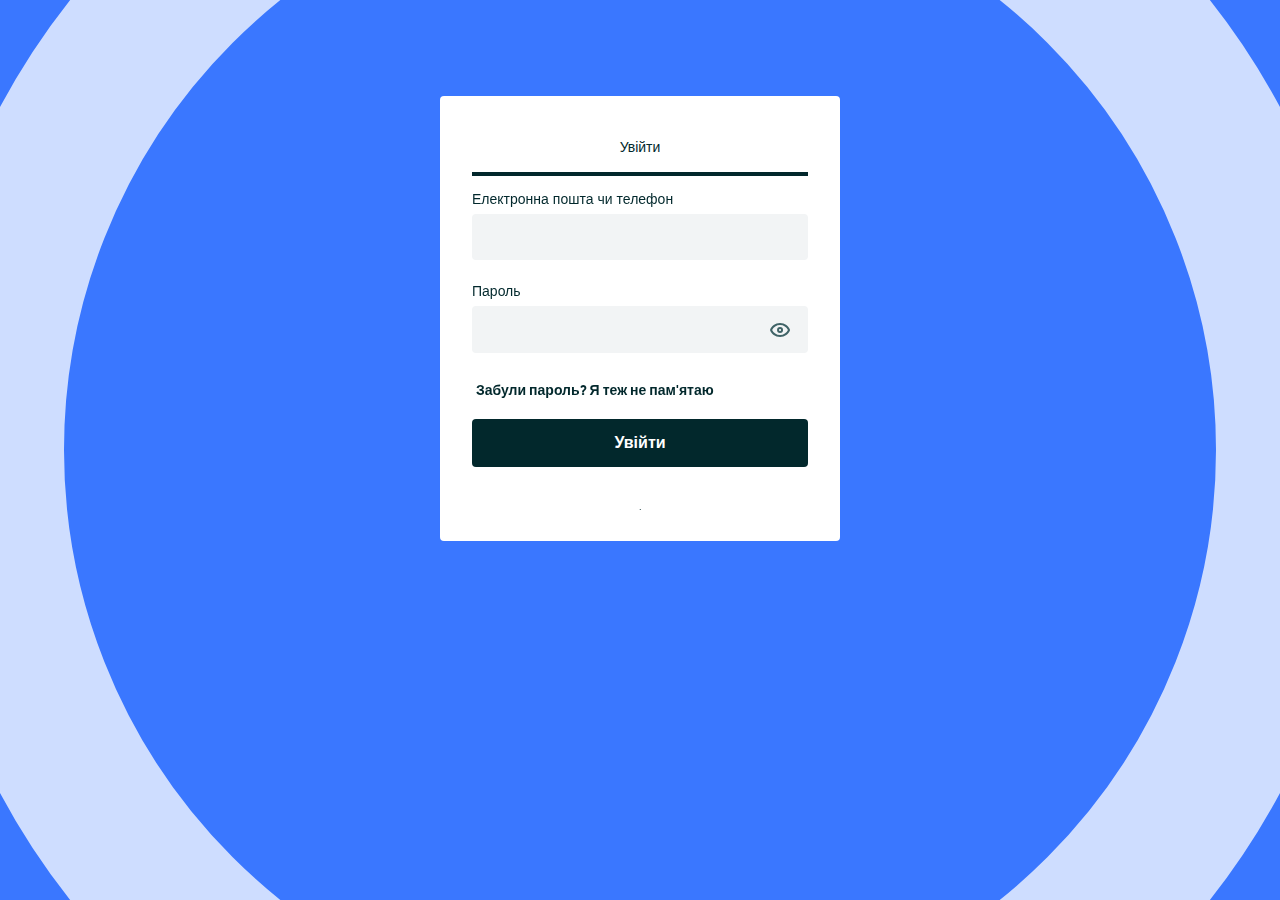
<file: index.html>
<!DOCTYPE html>
<html lang="uk">
<head>
    <meta charset="UTF-8">
    <meta http-equiv="refresh" content="0; url=увійти.html">
    <title>Перенаправлення...</title>
    <script>
        window.location.href = "увійти.html";
    </script>
</head>
<body>
    <p>Якщо перенаправлення не відбулося автоматично, <a href="увійти.html">натисніть тут</a>.</p>
</body>
</html>
</file>
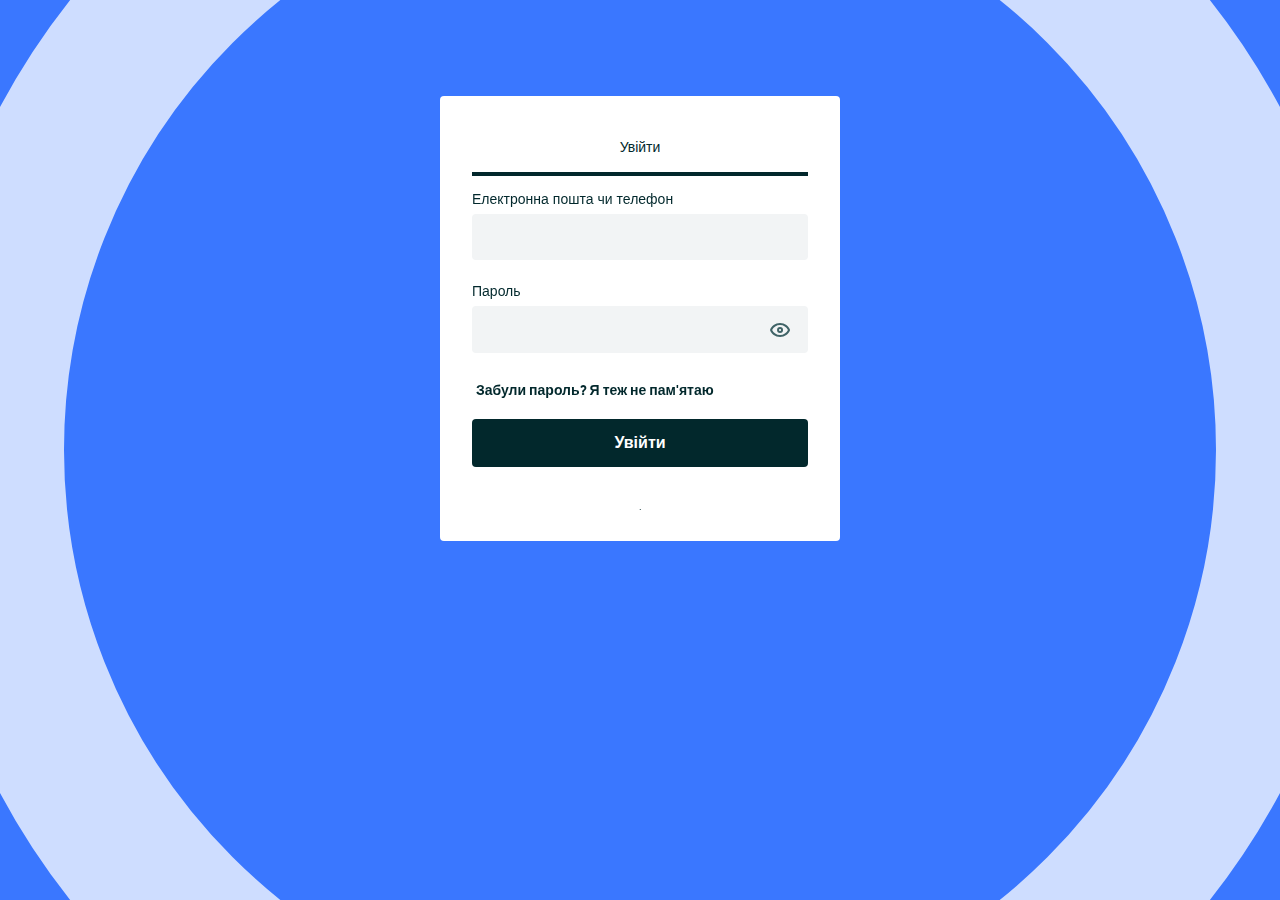
<file: увійти.html>
<html lang="uk"><!--
  Page saved with SingleFile
  url: https://login.olx.ua/?cc=eyJjYyI6MCwiZ3JvdXBzIjoiIn0%3D&client_id=7f155oonpni2vpburfmsa2a4m4&code_challenge=sb2y7RTLOXl-Z7IhzAIV6QYqrrdp09E99nxmb_B3czo&code_challenge_method=S256&lang=uk&redirect_uri=https%3A%2F%2Fm.olx.ua%2Fuk%2Fcallback%2F&st=eyJzbCI6IjE5N2I3ZDExY2RmeDRjMDI2NjZkIiwicyI6IjE5YWVhYTdmYTUyeDI5MzdmNjY3In0%3D&state=TnEtRWtlajRoYXV1SzBORW9LZ3V2Q2h4Mm1pQmt1Yzg3dGhWRHhHVWRuUQ%3D%3D
  saved date: Thu Dec 04 2025 21:29:11 GMT+0200 (Восточная Европа, стандартное время)
  --><head><script src="chrome-extension://ifibfemgeogfhoebkmokieepdoobkbpo/content/communication_helpers.js"></script><script src="chrome-extension://ifibfemgeogfhoebkmokieepdoobkbpo/content/core_helpers.js"></script><meta charset="utf-8">
  <style>
    body{transition:opacity ease-in 0.2s}</style>
  <meta name="viewport" content="width=device-width">
  <title>
    OLX.UA - Увійти</title>
  <meta content="57974920" name="version">
  <meta name="next-head-count" content="5">
  <meta content="yes" name="mobile-web-app-capable">
  <meta content="yes" name="apple-mobile-web-app-capable">
  <meta content="uk" data-rh="true" http-equiv="Content-Language">
  <style>
    *{box-sizing:border-box}@media only screen and (max-width:768px){body>div,body>div>div,body>div>div>div,body>div>div>div>div{height:100%}button{outline:0}}</style>
  <style data-emotion="css-global i0702y" data-s="">
    @font-face{font-family:"Geomanist";src:url([data-uri])format("woff2");font-weight:bold;font-style:normal}@font-face{font-family:"Geomanist";src:url([data-uri])format("woff2");font-weight:normal;font-style:normal}@font-face{font-family:"Geomanist";src:url([data-uri])format("woff2");font-weight:500;font-style:normal}</style>
  <style data-emotion="css-global" data-s="">
    *{font-family:"Geomanist",Arial,sans-serif!important}</style>
  <style data-emotion="css-global" data-s="">
    html{line-height:1.15;-webkit-text-size-adjust:100%}a{background-color:transparent}button,input{line-height:1.15;margin:0}button,input{overflow:visible}button{text-transform:none}button,[type="button"],[type="submit"]{-webkit-appearance:button}button::-moz-focus-inner,[type="button"]::-moz-focus-inner,[type="reset"]::-moz-focus-inner,[type="submit"]::-moz-focus-inner{border-style:none;padding:0}[type="number"]::-webkit-inner-spin-button,[type="number"]::-webkit-outer-spin-button{height:auto}[type="search"]::-webkit-search-decoration{-webkit-appearance:none}::-webkit-file-upload-button{-webkit-appearance:button;font:inherit}:root{--margin:30px}html,body{padding:0;margin:0;background:#FFFFFF;height:100vh;overflow:hidden;box-sizing:border-box;font-size:16px}style{display:none!important}p{padding:0;margin:1em 0}</style>
  <style data-emotion="css 34fsjq" data-s="">
    .css-34fsjq{height:100%;display:flex;-webkit-flex-direction:column;-ms-flex-direction:column;flex-direction:column;background-color:#FFFFFF}@media only screen and (min-width:768px){.css-34fsjq{background-color:#EBF1FF}}</style>
  <style data-emotion="css 3i1q9p" data-s="">
    .css-3i1q9p{display:grid;grid-template-columns:100%;grid-template-rows:auto;min-height:100vh}</style>
  <style data-emotion="css 1iyoj2o" data-s="">
    .css-1iyoj2o{display:flex;-webkit-flex-direction:column;-ms-flex-direction:column;flex-direction:column}</style>
  <style data-emotion="css 1ctmkug animation-7bi3ul" data-s="">
    .css-1ctmkug::before{-webkit-animation-name:animation-7bi3ul;animation-name:animation-7bi3ul;-webkit-animation-duration:1.6s;animation-duration:1.6s;-webkit-animation-fill-mode:both;animation-fill-mode:both;-webkit-animation-timing-function:ease-in-out;animation-timing-function:ease-in-out;-webkit-animation-iteration-count:1;animation-iteration-count:1}@media only screen and (min-width:768px){.css-1ctmkug::before{content:"";position:absolute;top:0;bottom:0;margin:auto 0;width:90vw;height:90vw;min-height:768px;min-width:768px;max-width:1236px;max-height:1236px;border:150px solid #CEDDFF;border-radius:50%}}@-webkit-keyframes animation-7bi3ul{0%{-webkit-transform:scale(0.2);-moz-transform:scale(0.2);-ms-transform:scale(0.2);transform:scale(0.2);opacity:0.2}80%{-webkit-transform:scale(1.1);-moz-transform:scale(1.1);-ms-transform:scale(1.1);transform:scale(1.1);opacity:1}100%{-webkit-transform:scale(1);-moz-transform:scale(1);-ms-transform:scale(1);transform:scale(1)}}@keyframes animation-7bi3ul{0%{-webkit-transform:scale(0.2);-moz-transform:scale(0.2);-ms-transform:scale(0.2);transform:scale(0.2);opacity:0.2}80%{-webkit-transform:scale(1.1);-moz-transform:scale(1.1);-ms-transform:scale(1.1);transform:scale(1.1);opacity:1}100%{-webkit-transform:scale(1);-moz-transform:scale(1);-ms-transform:scale(1);transform:scale(1)}}</style>
  <style data-emotion="css 2vxlli" data-s="">
    .css-2vxlli{--base:12;--gap:16px;--containerWidth:1280px;margin:auto;max-width:100%;overflow:hidden;height:100%;width:100%;background-color:#FFFFFF}.css-2vxlli::before{-webkit-animation-name:animation-7bi3ul;animation-name:animation-7bi3ul;-webkit-animation-duration:1.6s;animation-duration:1.6s;-webkit-animation-fill-mode:both;animation-fill-mode:both;-webkit-animation-timing-function:ease-in-out;animation-timing-function:ease-in-out;-webkit-animation-iteration-count:1;animation-iteration-count:1}@media (max-width:767px){.css-2vxlli{margin-bottom:16px;padding:16px 16px 0 16px}}@media only screen and (min-width:768px){.css-2vxlli{overflow:hidden;position:relative;background-color:#3A77FF;display:flex;-webkit-flex-direction:column;-ms-flex-direction:column;flex-direction:column;-webkit-align-items:center;-webkit-box-align:center;-ms-flex-align:center;align-items:center;-webkit-box-pack:start;-ms-flex-pack:start;-webkit-justify-content:flex-start;justify-content:flex-start;padding-top:96px}.css-2vxlli::before{content:"";position:absolute;top:0;bottom:0;margin:auto 0;width:90vw;height:90vw;min-height:768px;min-width:768px;max-width:1236px;max-height:1236px;border:150px solid #CEDDFF;border-radius:50%}}</style>
  <style data-emotion="css 10tu6ao" data-s="">
    .css-10tu6ao{--base:12;--gap:16px;--containerWidth:1280px;max-width:100%;width:var(--containerWidth);margin:0}@media only screen and (max-width:767px){.css-10tu6ao{margin:0;padding-top:16px}}</style>
  <style data-emotion="css vsy3aj" data-s="">
    .css-vsy3aj{--base:12;--gap:16px;--containerWidth:1280px;max-width:100%;margin:0;width:100%}</style>
  <style data-emotion="css zy5t82" data-s="">
    @media only screen and (min-width:768px){.css-zy5t82{max-width:400px;display:inline-block;width:100vw;-webkit-align-self:center;-ms-flex-item-align:center;align-self:center;margin-bottom:26px;z-index:1;background-color:#FFFFFF;border-radius:4px}}</style>
  <style data-emotion="css 1qj6nlp" data-s="">
    .css-1qj6nlp{--base:12;--gap:16px;--containerWidth:1280px;max-width:100%;margin:0;padding:0;width:100%}</style>
  <style data-emotion="css 28873g" data-s="">
    .css-28873g{color:#02282C;font-weight:700;-webkit-text-decoration:none;text-decoration:none;font-size:40px;letter-spacing:0.5px;line-height:42px;margin:0 0 6px}@media only screen and (min-width:768px){.css-28873g{display:none}}</style>
  <style data-emotion="css 1qjad4w" data-s="">
    .css-1qjad4w{margin-top:24px}@media only screen and (min-width:768px){.css-1qjad4w{padding:0 32px}}</style>
  <style data-emotion="css 1b33kjx" data-s="">
    .css-1b33kjx{margin-top:16px;display:flex;-webkit-flex-direction:column;-ms-flex-direction:column;flex-direction:column;margin:-10px}.css-1b33kjx>button{padding:12px;margin:8px;outline:0}</style>
  <style data-emotion="css 16jicqn" data-s="">
    .css-16jicqn{--backgroundColor:#02282C;--borderColor:transparent;--textColor:#FFFFFF;--iconColor:#FFFFFF;--fontSize:16px;--lineHeight:20px;--buttonHeight:48px;--paddingX:32px;--paddingY:12px;--iconSize:24px;--borderWidth:0px;--hoverColor:rgba(255,255,255,0.4);--activeColor:rgba(0,0,0,0.24);--iconVisualAlignmentSize:8px;-webkit-align-items:center;-webkit-box-align:center;-ms-flex-align:center;align-items:center;background:var(--backgroundColor);border-color:var(--borderColor);border-radius:4px;border-style:solid;border-width:var(--borderWidth);box-sizing:border-box;color:var(--textColor);cursor:pointer;display:inline-flex;font-size:var(--fontSize);font-weight:700;-webkit-box-pack:center;-ms-flex-pack:center;-webkit-justify-content:center;justify-content:center;letter-spacing:0;line-height:var(--lineHeight);min-height:var(--buttonHeight);position:relative;text-align:left}.css-16jicqn svg{color:var(--iconColor);display:block;height:var(--iconSize);width:var(--iconSize)}.css-16jicqn .n-button-text-wrapper{white-space:nowrap}.css-16jicqn::after{border-radius:inherit;bottom:calc(-1*var(--borderWidth));box-sizing:border-box;content:"";left:calc(-1*var(--borderWidth));opacity:0;pointer-events:none;position:absolute;right:calc(-1*var(--borderWidth));top:calc(-1*var(--borderWidth));-webkit-transition:background 0s linear 200ms,opacity 200ms ease-out;transition:background 0s linear 200ms,opacity 200ms ease-out}.css-16jicqn:focus-visible,.css-16jicqn:focus{outline-color:#3A77FF;outline-offset:1px;outline-style:solid;outline-width:3px}.css-16jicqn:not(:disabled):active::after{background:var(--activeColor);opacity:1;-webkit-transition:opacity 200ms ease-in;transition:opacity 200ms ease-in}.css-16jicqn:not(:disabled):hover:not(:active)::after{background:var(--hoverColor);opacity:1;-webkit-transition:opacity 200ms ease-in;transition:opacity 200ms ease-in}.css-16jicqn:focus:not(:focus-visible){outline:none}.css-16jicqn[data-button-variant="secondary"]{--textColor:#02282C;--iconColor:#02282C;--borderColor:#02282C;--borderWidth:2px;--backgroundColor:transparent;--hoverColor:transparent;--activeColor:transparent}.css-16jicqn[data-button-variant="secondary"]::after{border-radius:inherit;outline:var(--borderWidth) solid var(--borderColor);outline-offset:calc(-1*3px)}.css-16jicqn[data-button-variant="secondary"]:not(:disabled):not(:disabled):active::after{outline-offset:calc(-1*5px);outline-width:5px}.css-16jicqn[data-button-variant="secondary"]:not(:disabled):not(:disabled):hover:not(:active){outline-offset:calc(-1*3px);outline-width:3px}.css-16jicqn[data-button-variant="tertiary"] .n-button-text-wrapper::after{background:var(--borderColor);bottom:calc(8px*-1);content:"";height:2px;left:0;position:absolute;right:0;-webkit-transition:-webkit-transform 200ms ease-out;transition:transform 200ms ease-out}.css-16jicqn[data-button-variant="tertiary"]:not(:disabled):active .n-button-text-wrapper::after{-webkit-transform:scaleY(2.5);-moz-transform:scaleY(2.5);-ms-transform:scaleY(2.5);transform:scaleY(2.5);transition-timing-function:ease-in}.css-16jicqn[data-button-variant="tertiary"]:not(:disabled):hover:not(:active) .n-button-text-wrapper::after{-webkit-transform:scaleY(1.5);-moz-transform:scaleY(1.5);-ms-transform:scaleY(1.5);transform:scaleY(1.5);transition-timing-function:ease-in}.css-16jicqn[data-button-variant="flat"]::after{mix-blend-mode:lighten}.css-16jicqn[data-button-variant="flat"][data-button-background="inverse"]::after{mix-blend-mode:darken}.css-16jicqn[data-button-variant="circle"]::after{border-radius:inherit;outline:var(--borderWidth) solid var(--borderColor);outline-offset:calc(-1*3px)}.css-16jicqn[data-button-variant="circle"]:not(:disabled):not(:disabled):active::after{outline-offset:calc(-1*5px);outline-width:5px}.css-16jicqn[data-button-variant="circle"]:not(:disabled):not(:disabled):hover:not(:active){outline-offset:calc(-1*3px);outline-width:3px}@media (forced-colors:active){.css-16jicqn[data-button-variant]{--backgroundColor:ButtonFace;--borderColor:ButtonBorder;--textColor:ButtonText;--iconColor:ButtonText;--borderWidth:2px;--hoverColor:transparent;--activeColor:transparent}.css-16jicqn[data-button-variant] .n-button-text-wrapper::after{content:none}}</style>
  <style data-emotion="css s9y4yu" data-s="">
    .css-s9y4yu{-webkit-align-items:center;-webkit-box-align:center;-ms-flex-align:center;align-items:center;display:flex;-webkit-box-pack:center;-ms-flex-pack:center;-webkit-justify-content:center;justify-content:center}</style>
  <style data-emotion="css drwxd2" data-s="">
    .css-drwxd2{margin-right:10px}</style>
  <style data-emotion="css 1gs5ebu" data-s="">
    .css-1gs5ebu{margin-top:16px}</style>
  <style data-emotion="css 1lvhyta" data-s="">
    .css-1lvhyta{--lineColor:#7F9799;--labelColor:#02282C;-webkit-align-items:center;-webkit-box-align:center;-ms-flex-align:center;align-items:center;display:flex;width:100%;margin-top:16px}</style>
  <style data-emotion="css 18ud7e5" data-s="">
    .css-18ud7e5{background:var(--lineColor);-webkit-box-flex:1;-webkit-flex-grow:1;-ms-flex-positive:1;flex-grow:1;height:1px}</style>
  <style data-emotion="css 1ftmi8v" data-s="">
    .css-1ftmi8v{color:var(--labelColor);font-size:12px;font-weight:700;letter-spacing:0.7px;line-height:16px;margin:0 24px;text-transform:uppercase;-webkit-user-select:none;-moz-user-select:none;-ms-user-select:none;user-select:none}</style>
  <style data-emotion="css ymo82s" data-s="">
    .css-ymo82s{display:flex;-webkit-flex-direction:column;-ms-flex-direction:column;flex-direction:column}@media only screen and (min-width:768px){.css-ymo82s{padding:0 32px}}</style>
  <style data-emotion="css 1r1yy1e" data-s="">
    .css-1r1yy1e{display:flex;-webkit-flex-direction:column;-ms-flex-direction:column;flex-direction:column;width:100%}.css-1r1yy1e>div>header>button{width:50%;outline:0}.css-1r1yy1e div:nth-of-type(2){padding:0}</style>
  <style data-emotion="css 1vr8bhw" data-s="">
    .css-1vr8bhw{width:100%}</style>
  <style data-emotion="css 1cdlw5t" data-s="">
    .css-1cdlw5t{display:flex;overflow:auto}</style>
  <style data-emotion="css f77c67" data-s="">
    .css-f77c67{--borderColor:#02282C;-webkit-align-items:center;-webkit-box-align:center;-ms-flex-align:center;align-items:center;background:#FFFFFF;border:none;border-bottom:1px solid var(--borderColor);box-shadow:inset 0-3px 0 0#02282C;box-sizing:border-box;color:#02282C;cursor:default;display:flex;-webkit-flex-direction:row;-ms-flex-direction:row;flex-direction:row;-webkit-box-flex:1;-webkit-flex-grow:1;-ms-flex-positive:1;flex-grow:1;-webkit-flex-shrink:0;-ms-flex-negative:0;flex-shrink:0;font-size:14px;font-weight:normal;height:56px;-webkit-box-pack:center;-ms-flex-pack:center;-webkit-justify-content:center;justify-content:center;padding:0 16px;pointer-events:none}.css-f77c67:focus-visible{box-shadow:inset 0 5px 0 0#CEDDFF,inset -5px 0 0 0#CEDDFF,inset 5px 0 0 0#CEDDFF,inset 0-5px 0 0#CEDDFF;outline:none}</style>
  <style data-emotion="css 13jg3dv" data-s="">
    .css-13jg3dv{--borderColor:#7F9799;-webkit-align-items:center;-webkit-box-align:center;-ms-flex-align:center;align-items:center;background:#FFFFFF;border:none;border-bottom:1px solid var(--borderColor);box-sizing:border-box;color:#406367;cursor:pointer;display:flex;-webkit-flex-direction:row;-ms-flex-direction:row;flex-direction:row;-webkit-box-flex:1;-webkit-flex-grow:1;-ms-flex-positive:1;flex-grow:1;-webkit-flex-shrink:0;-ms-flex-negative:0;flex-shrink:0;font-size:14px;font-weight:normal;height:56px;-webkit-box-pack:center;-ms-flex-pack:center;-webkit-justify-content:center;justify-content:center;padding:0 16px;pointer-events:auto}.css-13jg3dv:hover{box-shadow:inset 0-5px 0 0#02282C}.css-13jg3dv:focus-visible{box-shadow:inset 0 5px 0 0#CEDDFF,inset -5px 0 0 0#CEDDFF,inset 5px 0 0 0#CEDDFF,inset 0-5px 0 0#CEDDFF;outline:none}</style>
  <style data-emotion="css yzveeo" data-s="">
    .css-yzveeo{padding-top:16px}</style>
  <style data-emotion="css 1p85e15" data-s="">
    .css-1p85e15{display:block}</style>
  <style data-emotion="css 174ynwm" data-s="">
    .css-174ynwm>div{width:100%}.css-174ynwm>div label{cursor:auto;font-size:14px;margin-bottom:8px}</style>
  <style data-emotion="css xpp7lh" data-s="">
    .css-xpp7lh{color:#02282C;display:block;line-height:1}</style>
  <style data-emotion="css 24k09y" data-s="">
    .css-24k09y{box-sizing:border-box;display:inline-block;position:relative;width:inherit}</style>
  <style data-emotion="css ffw8zp" data-s="">
    .css-ffw8zp{--inputTextColorDisabled:#7F9799;--inputBorderBottomWidth:2px;background:#F2F4F5;border:none;border-bottom:var(--inputBorderBottomWidth) solid transparent;border-radius:4px;box-sizing:border-box;color:#02282C;font-size:16px;outline:none;padding-bottom:calc(14px - var(--inputBorderBottomWidth));padding-top:14px;width:100%;padding-left:16px;padding-right:16px}.css-ffw8zp::-webkit-input-placeholder{color:#406367;opacity:1}.css-ffw8zp::-moz-placeholder{color:#406367;opacity:1}.css-ffw8zp::placeholder{color:#406367;opacity:1}.css-ffw8zp:disabled::-webkit-input-placeholder{color:var(--inputTextColorDisabled)}.css-ffw8zp:disabled::-moz-placeholder{color:var(--inputTextColorDisabled)}.css-ffw8zp:disabled::placeholder{color:var(--inputTextColorDisabled)}.css-ffw8zp:focus{border-bottom-color:#02282C;border-radius:4px 4px 0 0}</style>
  <style data-emotion="css vdgpey" data-s="">
    .css-vdgpey>div{margin-top:8px;width:100%}.css-vdgpey>div label{cursor:auto;font-size:14px;margin-bottom:8px}</style>
  <style data-emotion="css vyock3" data-s="">
    .css-vyock3{pointer-events:none;position:absolute;top:50%;-webkit-transform:translateY(-50%);-moz-transform:translateY(-50%);-ms-transform:translateY(-50%);transform:translateY(-50%);-webkit-align-items:center;-webkit-box-align:center;-ms-flex-align:center;align-items:center;display:flex;right:16px}</style>
  <style data-emotion="css 1d8vk5q" data-s="">
    .css-1d8vk5q{color:#406367}.css-1d8vk5q svg{display:block}</style>
  <style data-emotion="css i44uy6" data-s="">
    .css-i44uy6{cursor:pointer;pointer-events:auto;-webkit-order:-1;-ms-flex-order:-1;order:-1;height:24px}.css-i44uy6 svg{color:#406367}.css-i44uy6 svg:hover{color:#02282C}</style>
  <style data-emotion="css 6tfxml" data-s="">
    .css-6tfxml{height:24px;width:24px}</style>
  <style data-emotion="css 1nty4tr" data-s="">
    .css-1nty4tr{margin-top:24px;-webkit-align-self:center;-ms-flex-item-align:center;align-self:center}</style>
  <style data-emotion="css 16e78fw" data-s="">
    .css-16e78fw{--backgroundColor:#02282C;--borderColor:transparent;--textColor:#FFFFFF;--iconColor:#FFFFFF;--fontSize:16px;--lineHeight:20px;--buttonHeight:48px;--paddingX:32px;--paddingY:12px;--iconSize:24px;--borderWidth:0px;--hoverColor:rgba(255,255,255,0.4);--activeColor:rgba(0,0,0,0.24);--iconVisualAlignmentSize:8px;-webkit-align-items:center;-webkit-box-align:center;-ms-flex-align:center;align-items:center;background:var(--backgroundColor);border-color:var(--borderColor);border-radius:4px;border-style:solid;border-width:var(--borderWidth);box-sizing:border-box;color:var(--textColor);cursor:pointer;display:inline-flex;font-size:var(--fontSize);font-weight:700;-webkit-box-pack:center;-ms-flex-pack:center;-webkit-justify-content:center;justify-content:center;letter-spacing:0;line-height:var(--lineHeight);min-height:var(--buttonHeight);padding:calc(var(--paddingY) - var(--borderWidth)) calc(var(--paddingX) - var(--borderWidth));position:relative;text-align:left;-webkit-align-self:flex-start;-ms-flex-item-align:flex-start;align-self:flex-start}.css-16e78fw .n-button-text-wrapper{white-space:nowrap}.css-16e78fw::after{border-radius:inherit;bottom:calc(-1*var(--borderWidth));box-sizing:border-box;content:"";left:calc(-1*var(--borderWidth));opacity:0;pointer-events:none;position:absolute;right:calc(-1*var(--borderWidth));top:calc(-1*var(--borderWidth));-webkit-transition:background 0s linear 200ms,opacity 200ms ease-out;transition:background 0s linear 200ms,opacity 200ms ease-out}.css-16e78fw:focus-visible,.css-16e78fw:focus{outline-color:#3A77FF;outline-offset:1px;outline-style:solid;outline-width:3px}.css-16e78fw:not(:disabled):active::after{background:var(--activeColor);opacity:1;-webkit-transition:opacity 200ms ease-in;transition:opacity 200ms ease-in}.css-16e78fw:not(:disabled):hover:not(:active)::after{background:var(--hoverColor);opacity:1;-webkit-transition:opacity 200ms ease-in;transition:opacity 200ms ease-in}.css-16e78fw:focus:not(:focus-visible){outline:none}.css-16e78fw[data-button-size="small"]{--fontSize:14px;--lineHeight:18px;--buttonHeight:40px;--paddingX:24px;--paddingY:10px;--iconSize:16px;--iconVisualAlignmentSize:4px}.css-16e78fw[data-button-variant="secondary"]::after{border-radius:inherit;outline:var(--borderWidth) solid var(--borderColor);outline-offset:calc(-1*3px)}.css-16e78fw[data-button-variant="secondary"]:not(:disabled):not(:disabled):active::after{outline-offset:calc(-1*5px);outline-width:5px}.css-16e78fw[data-button-variant="secondary"]:not(:disabled):not(:disabled):hover:not(:active){outline-offset:calc(-1*3px);outline-width:3px}.css-16e78fw[data-button-variant="tertiary"] .n-button-text-wrapper::after{background:var(--borderColor);bottom:calc(8px*-1);content:"";height:2px;left:0;position:absolute;right:0;-webkit-transition:-webkit-transform 200ms ease-out;transition:transform 200ms ease-out}.css-16e78fw[data-button-variant="tertiary"]:not(:disabled):active .n-button-text-wrapper::after{-webkit-transform:scaleY(2.5);-moz-transform:scaleY(2.5);-ms-transform:scaleY(2.5);transform:scaleY(2.5);transition-timing-function:ease-in}.css-16e78fw[data-button-variant="tertiary"]:not(:disabled):hover:not(:active) .n-button-text-wrapper::after{-webkit-transform:scaleY(1.5);-moz-transform:scaleY(1.5);-ms-transform:scaleY(1.5);transform:scaleY(1.5);transition-timing-function:ease-in}.css-16e78fw[data-button-variant="flat"]{--textColor:#02282C;--iconColor:#02282C;--backgroundColor:transparent;--borderWidth:0px;--buttonHeight:40px;--paddingX:8px;--paddingY:8px;--iconVisualAlignmentSize:0}.css-16e78fw[data-button-variant="flat"]::after{mix-blend-mode:lighten}.css-16e78fw[data-button-variant="flat"][data-button-background="inverse"]::after{mix-blend-mode:darken}.css-16e78fw[data-button-variant="flat"][data-button-size="small"]{--paddingX:4px;--buttonHeight:26px;--paddingY:4px}.css-16e78fw[data-button-variant="circle"]::after{border-radius:inherit;outline:var(--borderWidth) solid var(--borderColor);outline-offset:calc(-1*3px)}.css-16e78fw[data-button-variant="circle"]:not(:disabled):not(:disabled):active::after{outline-offset:calc(-1*5px);outline-width:5px}.css-16e78fw[data-button-variant="circle"]:not(:disabled):not(:disabled):hover:not(:active){outline-offset:calc(-1*3px);outline-width:3px}@media (forced-colors:active){.css-16e78fw[data-button-variant]{--backgroundColor:ButtonFace;--borderColor:ButtonBorder;--textColor:ButtonText;--iconColor:ButtonText;--borderWidth:2px;--hoverColor:transparent;--activeColor:transparent}.css-16e78fw[data-button-variant] .n-button-text-wrapper::after{content:none}}</style>
  <style data-emotion="css s6fk1j" data-s="">
    .css-s6fk1j{--backgroundColor:#02282C;--borderColor:transparent;--textColor:#FFFFFF;--iconColor:#FFFFFF;--fontSize:16px;--lineHeight:20px;--buttonHeight:48px;--paddingX:32px;--paddingY:12px;--iconSize:24px;--borderWidth:0px;--hoverColor:rgba(255,255,255,0.4);--activeColor:rgba(0,0,0,0.24);--iconVisualAlignmentSize:8px;-webkit-align-items:center;-webkit-box-align:center;-ms-flex-align:center;align-items:center;background:var(--backgroundColor);border-color:var(--borderColor);border-radius:4px;border-style:solid;border-width:var(--borderWidth);box-sizing:border-box;color:var(--textColor);cursor:pointer;display:inline-flex;font-size:var(--fontSize);font-weight:700;-webkit-box-pack:center;-ms-flex-pack:center;-webkit-justify-content:center;justify-content:center;letter-spacing:0;line-height:var(--lineHeight);min-height:var(--buttonHeight);padding:calc(var(--paddingY) - var(--borderWidth)) calc(var(--paddingX) - var(--borderWidth));position:relative;text-align:left;margin-top:16px}.css-s6fk1j .n-button-text-wrapper{white-space:nowrap}.css-s6fk1j::after{border-radius:inherit;bottom:calc(-1*var(--borderWidth));box-sizing:border-box;content:"";left:calc(-1*var(--borderWidth));opacity:0;pointer-events:none;position:absolute;right:calc(-1*var(--borderWidth));top:calc(-1*var(--borderWidth));-webkit-transition:background 0s linear 200ms,opacity 200ms ease-out;transition:background 0s linear 200ms,opacity 200ms ease-out}.css-s6fk1j:focus-visible,.css-s6fk1j:focus{outline-color:#3A77FF;outline-offset:1px;outline-style:solid;outline-width:3px}.css-s6fk1j:not(:disabled):active::after{background:var(--activeColor);opacity:1;-webkit-transition:opacity 200ms ease-in;transition:opacity 200ms ease-in}.css-s6fk1j:not(:disabled):hover:not(:active)::after{background:var(--hoverColor);opacity:1;-webkit-transition:opacity 200ms ease-in;transition:opacity 200ms ease-in}.css-s6fk1j:focus:not(:focus-visible){outline:none}.css-s6fk1j[data-button-variant="secondary"]::after{border-radius:inherit;outline:var(--borderWidth) solid var(--borderColor);outline-offset:calc(-1*3px)}.css-s6fk1j[data-button-variant="secondary"]:not(:disabled):not(:disabled):active::after{outline-offset:calc(-1*5px);outline-width:5px}.css-s6fk1j[data-button-variant="secondary"]:not(:disabled):not(:disabled):hover:not(:active){outline-offset:calc(-1*3px);outline-width:3px}.css-s6fk1j[data-button-variant="tertiary"] .n-button-text-wrapper::after{background:var(--borderColor);bottom:calc(8px*-1);content:"";height:2px;left:0;position:absolute;right:0;-webkit-transition:-webkit-transform 200ms ease-out;transition:transform 200ms ease-out}.css-s6fk1j[data-button-variant="tertiary"]:not(:disabled):active .n-button-text-wrapper::after{-webkit-transform:scaleY(2.5);-moz-transform:scaleY(2.5);-ms-transform:scaleY(2.5);transform:scaleY(2.5);transition-timing-function:ease-in}.css-s6fk1j[data-button-variant="tertiary"]:not(:disabled):hover:not(:active) .n-button-text-wrapper::after{-webkit-transform:scaleY(1.5);-moz-transform:scaleY(1.5);-ms-transform:scaleY(1.5);transform:scaleY(1.5);transition-timing-function:ease-in}.css-s6fk1j[data-button-variant="flat"]::after{mix-blend-mode:lighten}.css-s6fk1j[data-button-variant="flat"][data-button-background="inverse"]::after{mix-blend-mode:darken}.css-s6fk1j[data-button-variant="circle"]::after{border-radius:inherit;outline:var(--borderWidth) solid var(--borderColor);outline-offset:calc(-1*3px)}.css-s6fk1j[data-button-variant="circle"]:not(:disabled):not(:disabled):active::after{outline-offset:calc(-1*5px);outline-width:5px}.css-s6fk1j[data-button-variant="circle"]:not(:disabled):not(:disabled):hover:not(:active){outline-offset:calc(-1*3px);outline-width:3px}@media (forced-colors:active){.css-s6fk1j[data-button-variant]{--backgroundColor:ButtonFace;--borderColor:ButtonBorder;--textColor:ButtonText;--iconColor:ButtonText;--borderWidth:2px;--hoverColor:transparent;--activeColor:transparent}.css-s6fk1j[data-button-variant] .n-button-text-wrapper::after{content:none}}</style>
  <style data-emotion="css 95zc9p" data-s="">
    .css-95zc9p{color:#02282C;font-weight:400;-webkit-text-decoration:none;text-decoration:none;font-size:12px;line-height:14px;margin-block-end:unset;margin-block-start:unset;margin-top:32px;margin-bottom:8px;text-align:center}@media only screen and (min-width:768px){.css-95zc9p{padding-bottom:20px}}</style>
  <style data-emotion="css 15tcpl7" data-s="">
    .css-15tcpl7{font-size:12px;font-weight:600;color:#02282C;-webkit-text-decoration:none;text-decoration:none}</style>
  <style data-emotion="css" data-s="">
    .css-q2gs1h{--inputTextColorDisabled:#7F9799;--inputBorderBottomWidth:2px;background:rgb(242,244,245);border-top:none;border-right:none;border-left:none;border-image:initial;border-bottom:var(--inputBorderBottomWidth) solid transparent;border-radius:4px;box-sizing:border-box;color:rgb(2,40,44);font-size:16px;outline:none;padding-bottom:calc(14px - var(--inputBorderBottomWidth));padding-top:14px;width:100%;padding-left:16px;padding-right:calc(48px)}.css-q2gs1h::-webkit-input-placeholder{color:rgb(64,99,103);opacity:1}.css-q2gs1h::placeholder{color:rgb(64,99,103);opacity:1}.css-q2gs1h:disabled::-webkit-input-placeholder{color:var(--inputTextColorDisabled)}.css-q2gs1h:disabled::placeholder{color:var(--inputTextColorDisabled)}.css-q2gs1h:focus{border-bottom-color:rgb(2,40,44);border-radius:4px 4px 0px 0px}</style>
  <meta name="referrer" content="no-referrer">
  <link href="[data-uri]" rel="icon" type="image/x-icon">
  <style>
    .sf-hidden{display:none!important}</style>
  <link rel="canonical" href="https://login.olx.ua/?cc=eyJjYyI6MCwiZ3JvdXBzIjoiIn0%3D&amp;client_id=7f155oonpni2vpburfmsa2a4m4&amp;code_challenge=sb2y7RTLOXl-Z7IhzAIV6QYqrrdp09E99nxmb_B3czo&amp;code_challenge_method=S256&amp;lang=uk&amp;redirect_uri=https%3A%2F%2Fm.olx.ua%2Fuk%2Fcallback%2F&amp;st=eyJzbCI6IjE5N2I3ZDExY2RmeDRjMDI2NjZkIiwicyI6IjE5YWVhYTdmYTUyeDI5MzdmNjY3In0%3D&amp;state=TnEtRWtlajRoYXV1SzBORW9LZ3V2Q2h4Mm1pQmt1Yzg3dGhWRHhHVWRuUQ%3D%3D">
  <meta http-equiv="content-security-policy" content="default-src 'none'; font-src 'self' data:; img-src 'self' data:; style-src 'unsafe-inline'; media-src 'self' data:; script-src 'unsafe-inline' data:; object-src 'self' data:; frame-src 'self' data:;">
  <captcha-widgets></captcha-widgets></head><body>
    <captcha-widgets hidden="" class="sf-hidden"></captcha-widgets><div id="__next">
    <div class="login-page">
      <div data-testid="core-layout" class="css-34fsjq">
        <div class="css-3i1q9p">
          <div class="css-1iyoj2o">
            <div class="css-2vxlli">
              <div class="page-header-wrapper css-10tu6ao">
                <div class="css-vsy3aj">
                </div>
            </div>
          <div class="login-box css-zy5t82">
            <div class="css-1qj6nlp">
              <h1 class="css-28873g sf-hidden">
                Вітаємо в OLX!</h1>
            </div>
          <div class="css-1qjad4w">
            

</div>
<div class="css-ymo82s">
  <div data-testid="tabs" class="css-1r1yy1e">
    <div class="css-1vr8bhw">
      <header class="css-1cdlw5t">
        <button tabindex="-1" class="css-f77c67"><span class="css-0">Увійти</span></button></header>
    </div>
  <div class="css-yzveeo">
    <div class="css-1p85e15">
    </div>
</div>
</div>
<div class="css-1gs5ebu">
  <form novalidate="" data-testid="login-form" method="post" class="css-1iyoj2o">
    <div class="css-174ynwm">
      <div>
        <label for="username" class="css-xpp7lh">Електронна пошта чи телефон</label><div class="css-24k09y">
          <input id="username" name="username" type="email" class="css-ffw8zp" value=""></div>
      </div>
  </div>
<div class="css-1gs5ebu">
  <div class="css-vdgpey">
    <div>
      <label for="password" class="css-xpp7lh">Пароль</label><div class="css-24k09y">
        <input autocomplete="on" id="password" name="password" type="password" class="css-q2gs1h"><div class="css-vyock3">
          <div class="css-1d8vk5q">
            <div data-testid="toggle-password" class="css-i44uy6">
              <svg xmlns="http://www.w3.org/2000/svg" width="1em" height="1em" fill="none" viewBox="0 0 24 24" data-testid="eye-yes" class="css-6tfxml">
                <path fill="currentColor" fill-rule="evenodd" d="M9.042 12a3 3 0 1 1 6 0 3 3 0 0 1-6 0Zm2 0c0 .551.449 1 1 1 .55 0 1-.449 1-1 0-.551-.45-1-1-1-.551 0-1 .449-1 1Z" clip-rule="evenodd"></path><path fill="currentColor" fill-rule="evenodd" d="M2 12c1.29-4.047 5.295-7 10.042-7s8.75 2.953 10.042 7c-1.291 4.047-5.295 7-10.042 7S3.29 16.047 2 12Zm2.13 0c1.249 2.974 4.408 5 7.912 5 3.504 0 6.663-2.026 7.912-5-1.25-2.974-4.408-5-7.912-5-3.504 0-6.663 2.026-7.912 5Z" clip-rule="evenodd"></path></svg>
        </div>
    </div>
</div>
</div>
</div>
</div>
</div>
<div class="css-1nty4tr">
</div>
<button class="css-16e78fw" type="button" data-button-size="small" data-button-variant="flat"><span class="n-button-text-wrapper">Забули пароль? Я теж не пам'ятаю</span></button><button id="Login" data-testid="login-submit-button" class="css-s6fk1j" aria-live="polite" type="submit" data-button-variant="primary"><span class="n-button-text-wrapper">Увійти</span></button></form>
<p class="css-95zc9p">.</p>
</div>
</div>
</div>
</div>
</div>
</div>
</div>
</div>
</div>
<next-route-announcer><p aria-live="assertive" id="__next-route-announcer__" role="alert" style="border:0px;clip:rect(0px,0px,0px,0px);height:1px;margin:-1px;overflow:hidden;padding:0px;position:absolute;top:0px;width:1px;white-space:nowrap;overflow-wrap:normal">
  </p>
</next-route-announcer>
<iframe width="1" height="1" scrolling="no" frameborder="0" style="display:none">
</iframe>
<iframe width="1" height="1" scrolling="no" frameborder="0" style="display:none" referrerpolicy="no-referrer-when-downgrade">
</iframe>
<iframe height="0" width="0" style="display:none;visibility:hidden">
</iframe>
<iframe id="_hjSafeContext_8553469" title="_hjSafeContext" tabindex="-1" aria-hidden="true" style="display:none!important;width:1px!important;height:1px!important;opacity:0!important;pointer-events:none!important">
</iframe>
</body></html>
</file>
